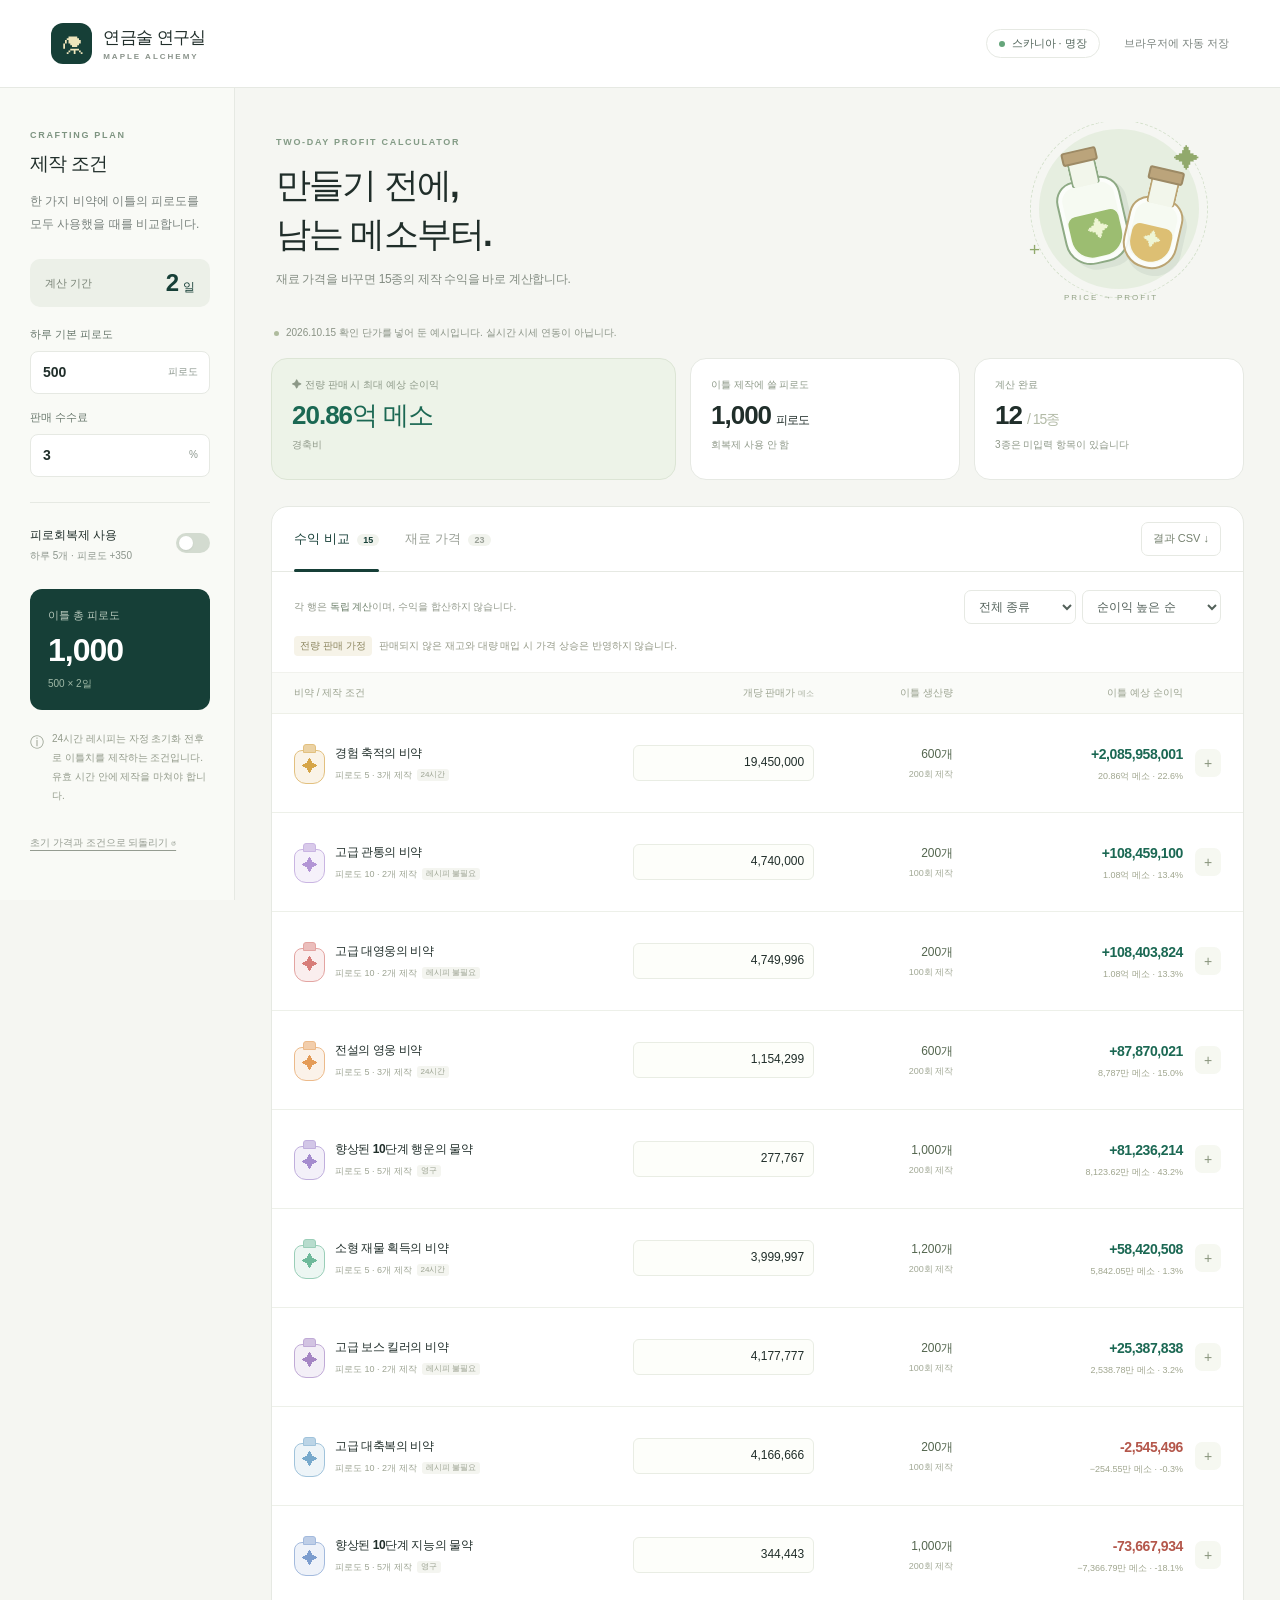
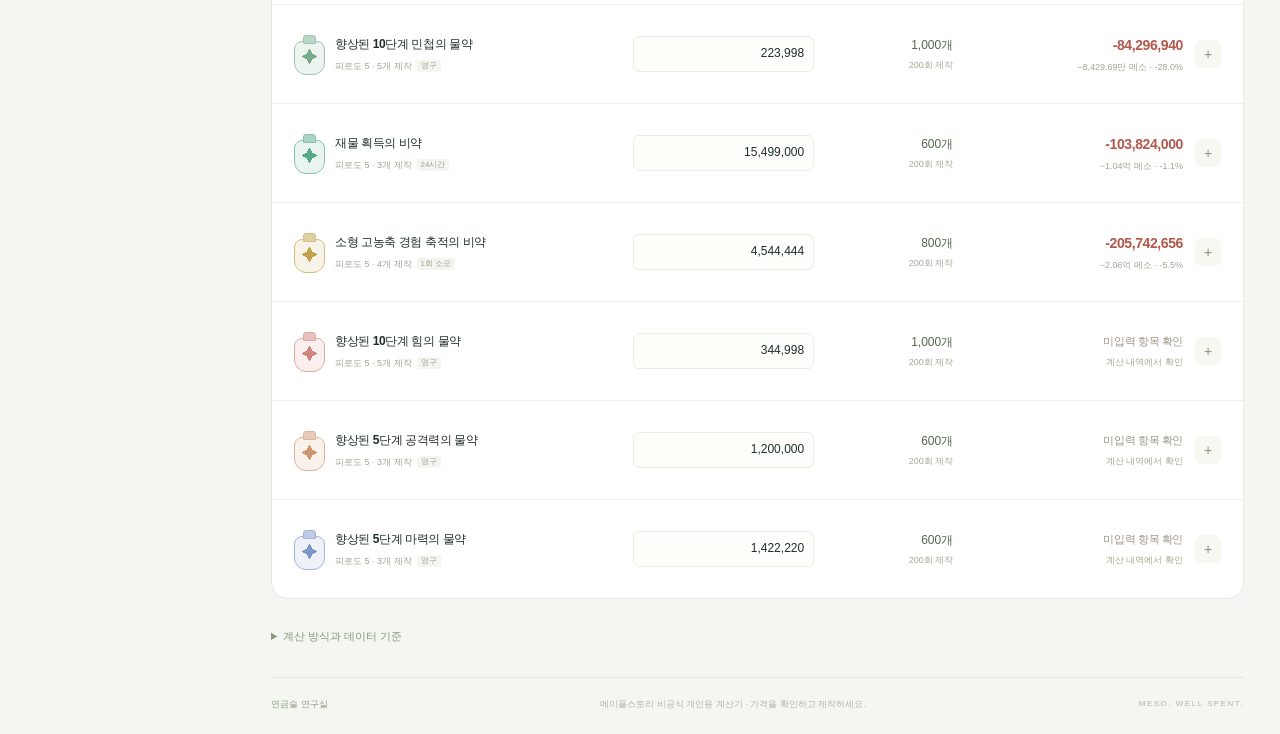
<file: index.html>
<!doctype html>
<html lang="ko">
<head>
  <meta charset="UTF-8">
  <meta name="viewport" content="width=device-width, initial-scale=1.0">
  <meta name="theme-color" content="#163f37">
  <meta name="description" content="재료비, 레시피, 수수료와 피로회복제 비용을 반영하는 메이플스토리 이틀 비약 제작 수익 계산기">
  <title>연금술 수익 계산기 · 메이플</title>
  <link rel="icon" type="image/svg+xml" href="[data-uri]">
  <style>:root{--bg:#f5f6f2;--surface:#fff;--ink:#202e2a;--muted:#7a837e;--border:#e6e9e3;--green:#1b6853;--dark:#163f37;--pale:#edf5ed;--red:#b4574b;--gold:#d3b775;--radius:16px;font-synthesis:none;color-scheme:light}
*{box-sizing:border-box}body{margin:0;background:var(--bg);color:var(--ink);font-family:'Noto Sans KR',-apple-system,BlinkMacSystemFont,'Malgun Gothic',sans-serif;font-size:14px;line-height:1.6}button,input,select{font:inherit}button,a,input,select,summary{-webkit-tap-highlight-color:transparent}button{cursor:pointer}button:disabled{cursor:default}a{color:inherit}button:focus-visible,a:focus-visible,summary:focus-visible{outline:3px solid #78a58c;outline-offset:4px}input:focus,select:focus{outline:2px solid #559e7f;outline-offset:1px}input{min-width:0;border:1px solid var(--border);border-radius:8px;padding:10px 12px;color:var(--ink);background:#fff;font-variant-numeric:tabular-nums}input::placeholder{color:#a2aaa4;font-weight:400}input.invalid{border-color:#d39788;background:#fffaf6}select{border:1px solid var(--border);background:white;border-radius:7px;padding:8px 28px 8px 10px;font-size:12px;color:#53615a}button{border:0}h1,h2,h3,p{margin:0}button,input,select{transition:background .15s,border-color .15s,box-shadow .15s}button:hover{filter:brightness(.97)}[hidden]{display:none!important}.muted{color:var(--muted);font-size:12px;line-height:1.9}.tiny{font-size:11px;color:var(--muted);line-height:1.9}.topbar{height:88px;padding:0 4%;background:#fff;border-bottom:1px solid var(--border);display:flex;align-items:center;justify-content:space-between}.brand{display:flex;align-items:center;gap:11px;text-decoration:none;font-size:17px;font-weight:800;letter-spacing:-.6px}.brand small{display:block;color:#8a938b;font-size:8px;letter-spacing:2px;font-weight:600;margin-top:0}.brand-icon{height:41px;width:41px;border-radius:12px;background:var(--dark);display:grid;place-items:center;color:#eee5bb;font-size:28px;font-weight:400}.header-right{display:flex;align-items:center;gap:24px;font-size:11px;color:var(--muted)}.world{display:inline-flex;align-items:center;gap:7px;border:1px solid var(--border);border-radius:20px;padding:5px 12px;color:#52655b;font-size:11px}.world i{height:6px;width:6px;background:#65a57b;border-radius:50%}.layout{display:grid;grid-template-columns:235px minmax(0,1fr);max-width:1480px;margin:auto}.sidebar{padding:40px 24px 32px 30px;border-right:1px solid var(--border);background:#f9faf6;align-self:start;min-height:calc(100vh - 88px);position:sticky;top:0}.section-kicker{color:#7e9481;font-size:9px;font-weight:800;letter-spacing:1.7px}.sidebar h2{font-size:19px;letter-spacing:-.7px;margin:7px 0 10px}.period{display:flex;justify-content:space-between;align-items:center;background:#ecf0e8;border-radius:10px;padding:12px 15px;margin:24px 0 19px;font-size:11px;color:#778174}.period strong{font-size:24px;line-height:1;color:var(--dark)}.period strong span{font-size:12px;margin-left:4px;font-weight:500}.field{display:block;font-size:11px;font-weight:500;color:#69786d;margin:15px 0}.input-unit{position:relative;display:flex;align-items:center;margin-top:7px}.input-unit input{width:100%;font-size:14px;font-weight:600;padding-right:58px;height:43px}.input-unit>span{position:absolute;right:12px;font-size:10px;color:#8b968d;pointer-events:none}.divider{height:1px;background:var(--border);margin:25px 0 20px}.toggle-row{display:flex;align-items:center;justify-content:space-between;cursor:pointer;position:relative}.toggle-row strong{font-size:12px;font-weight:600}.toggle-row small{display:block;font-size:10px;color:#8b948b;margin-top:3px}.toggle-row input{position:absolute;right:0;width:38px;height:23px;opacity:0;cursor:pointer}.toggle{width:34px;height:20px;background:#d3dbd0;border-radius:20px;position:relative;pointer-events:none}.toggle:after{content:'';position:absolute;top:3px;left:3px;height:14px;width:14px;background:white;border-radius:50%;box-shadow:0 1px 2px #0001;transition:transform .2s}.toggle-row input:checked+.toggle{background:var(--green)}.toggle-row input:checked+.toggle:after{transform:translateX(14px)}.toggle-row input:focus-visible+.toggle{outline:3px solid #a6c3aa;outline-offset:3px}.fatigue-total{display:flex;flex-direction:column;background:var(--dark);color:white;border-radius:12px;padding:18px;margin-top:25px}.fatigue-total>span{color:#b7c8bc;font-size:11px}.fatigue-total strong{font-size:32px;letter-spacing:-1px;font-weight:600;line-height:1.6}.fatigue-total small{font-size:10px;color:#9fb8a6}.sidebar-note{display:flex;gap:8px;margin-top:19px;color:#939b8b;font-size:10px;line-height:1.9}.sidebar-note>span{font-size:14px}.text-button{background:none;padding:0;color:#959c91;text-decoration:underline;text-underline-offset:4px;font-size:10px;margin-top:30px}main{padding:34px 36px 0;min-width:0}.hero{display:flex;align-items:center;justify-content:space-between;min-height:191px;gap:20px;padding:5px 5px 20px}.hero .section-kicker{color:#839b86}.hero h1{font-size:35px;letter-spacing:-1.8px;line-height:1.4;font-weight:800;margin:10px 0 12px}.hero p{font-size:12px;color:#838c82;letter-spacing:-.3px}.hero-art{width:230px;flex-shrink:0;position:relative;height:170px}.orbit{position:absolute;width:160px;height:160px;border-radius:50%;background:#e6eee0;top:2px;left:30px}.orbit:before{content:'';position:absolute;inset:-9px;border:1px dashed #d5e1cd;border-radius:50%;transform:rotate(-15deg)}.bottle{position:absolute;background:#fcfff8bb;border:2px solid #8eaa85;box-shadow:inset 0 0 0 4px #ffffffa1,5px 6px 0 #193c3110;border-radius:20px 20px 26px 26px;width:65px;height:86px;transform:rotate(-13deg);top:51px;left:52px}.bottle:before{content:'';position:absolute;width:25px;height:30px;border:2px solid #8eaa85;border-bottom:0;top:-27px;left:17px;background:#f2f6eb;border-radius:4px}.bottle:after{content:'';position:absolute;width:32px;height:10px;top:-32px;left:13px;background:#bba47b;border:2px solid #9d8a65;border-radius:3px}.bottle div{position:absolute;inset:33px 5px 5px;border-radius:8px 8px 21px 21px;background:#9cbd71}.bottle div:after{content:'✦';position:absolute;left:18px;top:0;color:#eef5d4;font-size:22px}.b2{left:116px;top:70px;transform:rotate(13deg);width:55px;height:72px;border-color:#bba473}.b2:before{left:12px;border-color:#bba473}.b2:after{left:8px}.b2 div{background:#ddbf73;inset:27px 5px 5px}.b2 div:after{left:13px;font-size:18px}.spark{position:absolute;color:#91a96c}.s1{font-size:26px;top:12px;left:165px}.s2{font-size:19px;left:20px;top:108px}.art-label{position:absolute;left:55px;bottom:-8px;color:#92a286;font-size:8px;letter-spacing:2px}.snapshot{display:flex;align-items:center;gap:7px;color:#8a9386;font-size:10px;padding:8px 3px 17px}.snapshot strong{font-weight:500}.snapshot-dot{width:5px;height:5px;background:#afbc9e;border-radius:50%;flex-shrink:0}.summary{display:grid;grid-template-columns:1.5fr 1fr 1fr;gap:14px;margin-bottom:26px}.summary-card{background:white;border:1px solid var(--border);border-radius:var(--radius);padding:18px 20px;min-height:122px;display:flex;flex-direction:column}.summary-card:first-child{background:#edf3e8;border-color:#dce5d5}.summary-label{font-size:10px;color:#8c9887;display:flex;align-items:center;gap:7px}.summary-card strong{font-size:26px;letter-spacing:-1px;font-weight:700;line-height:1.7;white-space:nowrap}.summary-card small{font-size:10px;color:#8e9888;overflow:hidden;text-overflow:ellipsis;white-space:nowrap}.summary-card:first-child strong{color:var(--green)}.workspace{background:#fff;border:1px solid var(--border);border-radius:17px;overflow:hidden}.workspace-top{display:flex;justify-content:space-between;align-items:center;border-bottom:1px solid var(--border);padding:0 22px}.tabs{display:flex;gap:26px}.tabs button{position:relative;background:transparent;color:#9ba198;font-size:13px;font-weight:600;min-height:64px;padding:0}.tabs button.active{color:var(--dark)}.tabs button.active:after{content:'';position:absolute;bottom:-1px;height:3px;background:var(--dark);border-radius:2px;left:0;right:0}.tabs button span{font-size:9px;background:#f1f3ed;border-radius:8px;padding:1px 6px;margin-left:4px}.secondary-button{border:1px solid var(--border);border-radius:7px;font-size:11px;color:#75816f;background:white;padding:7px 11px}.table-toolbar{padding:18px 22px 12px;display:flex;justify-content:space-between;align-items:center;gap:10px}.table-toolbar p{font-size:10px;color:#939a8c}.table-toolbar p strong{font-weight:500;color:#677b65}.table-toolbar>div{display:flex;gap:6px}.sale-assumption{font-size:10px;margin:0 22px 16px;color:#949987}.sale-assumption>span{display:inline-block;color:#8b855e;background:#f6f3e8;padding:2px 6px;border-radius:4px;margin-right:5px;font-weight:500}.results-head,.potion-row{display:grid;grid-template-columns:minmax(170px,1.8fr) minmax(115px,1fr) minmax(74px,.7fr) minmax(145px,1.2fr) 26px;align-items:center;gap:12px;padding:12px 22px}.results-head{background:#fafbf8;font-size:10px;color:#9aa28f;border-top:1px solid #f1f2ed;border-bottom:1px solid #eef0e8;min-height:40px}.results-head span:nth-child(n+2){text-align:right}.results-head small{font-size:8px;opacity:.8}.potion-item{border-bottom:1px solid #edf0e9}.potion-item:last-child{border:0}.potion-row{min-height:98px}.potion-name{display:flex;align-items:center;gap:10px;min-width:0}.mini-bottle{width:31px;height:34px;border:1px solid color-mix(in srgb,var(--potion) 70%,white);border-radius:8px 8px 12px 12px;background:color-mix(in srgb,var(--potion) 13%,white);flex-shrink:0;position:relative;display:grid;place-items:center;margin-top:7px}.mini-bottle:before{content:'';position:absolute;top:-7px;width:11px;height:7px;border-radius:3px 3px 0 0;background:color-mix(in srgb,var(--potion) 50%,white);border:1px solid color-mix(in srgb,var(--potion) 70%,white)}.mini-bottle:after{content:'✦';color:var(--potion);font-size:16px}.potion-name h3{font-size:12px;font-weight:600;line-height:1.65;letter-spacing:-.4px;word-break:keep-all}.potion-meta{display:flex;gap:5px;align-items:center;flex-wrap:wrap;margin-top:4px;font-size:9px;color:#9ca392}.recipe-tag{background:#f4f5f0;border-radius:3px;padding:0 4px;font-size:8px}.price-input{width:100%;text-align:right;font-size:12px;font-weight:500;padding:7px 9px;border-color:#e9ede4;border-radius:6px;background:#fdfefa}.production{text-align:right;font-variant-numeric:tabular-nums;font-size:12px;color:#54664f}.production small{display:block;font-size:9px;color:#a2a996;margin-top:3px}.profit-cell{text-align:right;min-width:0}.profit-cell strong{display:block;font-size:14px;letter-spacing:-.4px;font-variant-numeric:tabular-nums;white-space:nowrap;font-weight:700}.positive{color:var(--green)}.negative{color:var(--red)}.unknown{color:#9c9586;font-size:11px!important}.profit-cell small{font-size:9px;color:#a0a68f;display:block;margin-top:4px}.expand{background:#f6f8f1;border-radius:7px;color:#89957d;font-size:14px;height:28px;width:26px;padding:0}.expand[aria-expanded=true]{background:#e9f0e3;color:var(--dark)}.detail{background:#f9fbf6;padding:22px;border-top:1px solid #edf0e8}.detail-title{display:flex;align-items:center;justify-content:space-between;gap:12px;margin-bottom:15px}.detail-title strong{font-size:12px;color:#527047}.detail-title span{font-size:10px;color:#8e9b85}.detail-controls{display:grid;grid-template-columns:.7fr .7fr 1fr 1.2fr;gap:12px;margin-bottom:17px}.detail-controls label{font-size:10px;color:#88967e}.detail-controls input,.detail-controls select{width:100%;margin-top:5px;font-size:12px;padding:8px 10px;height:37px}.detail-controls .check-owned{display:flex;align-items:center;gap:7px;margin:0;height:24px;grid-column:1/-1;color:#6b7c60}.check-owned input{width:14px;height:14px;padding:0;accent-color:var(--green);margin:0}.detail-note{font-size:10px;background:#f2f2e8;color:#94916d;border-radius:7px;padding:9px 12px;margin-bottom:16px;line-height:1.8}.bom{width:100%;border-collapse:collapse;font-variant-numeric:tabular-nums;font-size:11px}.bom th{font-weight:400;font-size:9px;color:#96a08b;text-align:right;padding:0 0 7px;border-bottom:1px solid #e4e9dc}.bom th:first-child{text-align:left}.bom td{padding:8px 0;border-bottom:1px solid #eaf0e2;text-align:right;color:#62775a}.bom td:first-child{text-align:left}.bom .qty-input{width:60px;padding:3px 6px;font-size:11px;text-align:right;background:white}.bom .bom-price{width:110px;padding:4px 6px;font-size:11px;text-align:right;background:white}.bom small{color:#a1aa97;font-size:9px}.cost-lines{display:grid;grid-template-columns:1fr 1fr;gap:6px 36px;margin-top:18px;font-size:11px;color:#8b9880}.cost-line{display:flex;justify-content:space-between;gap:10px;padding:3px 0;align-items:center}.cost-line strong{font-weight:500;font-variant-numeric:tabular-nums;color:#5d7153}.cost-total{grid-column:1/-1;border-top:1px solid #dfe6d6;margin-top:7px;padding:13px 0 0;display:flex;align-items:center;justify-content:space-between}.cost-total>div>span{display:block;color:#4b6840;font-weight:600;font-size:12px}.cost-total small{font-size:9px;color:#a2ad94}.cost-total strong{font-size:23px;letter-spacing:-.7px}.detail-foot{font-size:10px;color:#a0aa94;line-height:1.8;margin-top:13px}.detail-missing{margin-top:12px;padding:10px 12px;border:1px dashed #cfcab5;border-radius:6px;color:#94865e;font-size:11px}.materials-intro{display:flex;justify-content:space-between;align-items:center;padding:26px 22px 18px;gap:20px}.materials-intro h2{font-size:17px;letter-spacing:-.5px}.materials-intro p{font-size:10px;color:#969f8d;margin-top:6px;max-width:420px;line-height:1.9}.search{display:flex;gap:7px;align-items:center;min-width:160px;border:1px solid var(--border);border-radius:8px;padding:0 10px;color:#93a185}.search input{border:0;padding:9px 0;font-size:11px;width:120px}.search input:focus{outline:0}.search:focus-within{outline:2px solid #559e7f}.price-guidance{margin:0 22px 20px;background:#f7f9f3;border-radius:8px;padding:10px 13px;color:#8a997c;font-size:10px;line-height:1.9}#material-grid{padding:0 22px 24px}.material-heading{display:flex;gap:9px;align-items:center;margin:20px 0 12px;font-size:12px;font-weight:600;color:#596f4c}.material-heading>span{font-size:9px;font-weight:400;color:#a1ae96}.materials-group{display:grid;grid-template-columns:repeat(3,minmax(0,1fr));gap:12px}.material-card{border:1px solid #e8eddf;border-radius:10px;padding:13px;background:#fff}.material-card.missing-card{background:#fffcf6;border-color:#e7dfcc}.material-card label{display:block;font-size:11px;font-weight:500;letter-spacing:-.2px;color:#697d5b;margin-bottom:9px}.material-card input{width:100%;font-size:13px;font-weight:500;padding:9px 11px;text-align:right;border-color:#e9eddf}.material-card small{display:block;color:#a0ad92;font-size:9px;text-align:right;margin-top:5px;min-height:15px}.material-card.missing-card small{color:#b19f76}.method{margin:22px 0;font-size:11px;color:#96a086;line-height:1.9}.method summary{cursor:pointer;color:#899879;font-size:11px;padding:5px 0}.method>div{padding:13px 16px;border:1px solid #e2e9da;border-radius:8px;margin-top:9px;background:#fafbf8}.method p+p{margin-top:10px}.method strong{font-weight:500}.source-links a{text-decoration:underline;text-underline-offset:3px}footer{display:flex;gap:15px;align-items:center;justify-content:space-between;font-size:9px;color:#adb5a1;margin-top:25px;padding:19px 0 23px;border-top:1px solid #e3e8db}footer>span:first-child{font-weight:700;color:#8d9c7e}footer>span:last-child{letter-spacing:1.5px;font-size:8px}.empty{text-align:center;padding:40px;color:#9aaa8e}.sr-only{position:absolute;width:1px;height:1px;padding:0;overflow:hidden;clip:rect(0,0,0,0);white-space:nowrap;border:0}#toast{position:fixed;bottom:25px;left:50%;transform:translateX(-50%);background:var(--dark);color:#eef6e8;font-size:12px;border-radius:10px;padding:12px 20px;box-shadow:0 6px 25px #203b3220;z-index:20}dialog{border:1px solid var(--border);border-radius:18px;padding:28px;max-width:420px;width:90%;color:var(--ink)}dialog::backdrop{background:#13291e55;backdrop-filter:blur(3px)}dialog h2{font-size:20px}dialog p{font-size:12px;color:var(--muted);margin:12px 0 25px}dialog form>div{display:flex;gap:9px;justify-content:flex-end}.primary-button{background:var(--green);color:white;border-radius:7px;padding:8px 18px;font-size:12px}
@media(min-width:1400px){main{padding:42px 45px 0}.layout{grid-template-columns:255px minmax(0,1fr)}.sidebar{padding-left:38px;padding-right:30px}.hero h1{font-size:39px}.potion-name h3{font-size:13px}.potion-row{min-height:99px}.profit-cell strong{font-size:16px}}
@media(max-width:1100px){.layout{grid-template-columns:210px minmax(0,1fr)}.sidebar{padding:30px 18px}.hero-art{width:180px;transform:scale(.9);transform-origin:right center}main{padding:27px 22px 0}.hero h1{font-size:31px}.hero p{font-size:11px}.results-head,.potion-row{grid-template-columns:minmax(135px,1.5fr) minmax(100px,1fr) 65px minmax(120px,1fr) 24px;gap:8px;padding-left:16px;padding-right:16px}.potion-name{gap:8px}.mini-bottle{width:25px;height:29px}.profit-cell strong{font-size:12px}.summary{gap:10px}.summary-card{padding:15px;min-height:116px}.summary-card strong{font-size:22px}.potion-name h3{font-size:11px}.table-toolbar{align-items:flex-start}.table-toolbar p{max-width:180px}.materials-group{grid-template-columns:repeat(2,minmax(0,1fr))}.materials-intro{align-items:flex-start;flex-direction:column}.search{width:100%}.search input{width:100%}}
@media(max-width:850px){.topbar{height:75px;padding:0 22px}.header-right{gap:10px}#save-status{display:none}.layout{display:block}.sidebar{position:static;border-right:0;border-bottom:1px solid var(--border);padding:22px;display:grid;grid-template-columns:1fr 1fr;gap:0 20px;min-height:0}.sidebar>.section-kicker,.sidebar>h2,.sidebar>.muted,.sidebar>.period,.sidebar>.divider,.sidebar>.sidebar-note,.sidebar>.text-button{display:none}.sidebar .field{margin:0 0 12px}.sidebar .toggle-row{grid-column:1;align-self:center}.sidebar #recovery-fields{grid-column:1/-1;grid-row:3;background:#f1f5eb;padding:12px;border-radius:8px;display:flex;align-items:center;gap:15px;margin-top:12px}.sidebar #recovery-fields .field{margin:0;min-width:160px;max-width:230px}.sidebar #recovery-fields .tiny{margin:0}.fatigue-total{grid-column:2;grid-row:2;margin:0;padding:12px 15px;display:grid;grid-template-columns:1fr auto;align-items:center;gap:0 10px}.fatigue-total strong{grid-column:2;grid-row:1/3;font-size:27px}.fatigue-total small{font-size:9px}.fatigue-total>span{font-size:10px}main{padding:24px 22px 0}.hero{min-height:170px}.hero-art{width:220px;transform:scale(.85)}.summary{margin-bottom:22px}.results-head,.potion-row{grid-template-columns:minmax(160px,1.5fr) minmax(120px,1fr) 80px minmax(140px,1.1fr) 26px;padding-left:22px;padding-right:22px}.potion-name h3{font-size:12px}.profit-cell strong{font-size:14px}.table-toolbar p{max-width:none}.materials-group{grid-template-columns:repeat(3,minmax(0,1fr))}.materials-intro{flex-direction:row}.detail-controls{grid-template-columns:1fr 1fr 1fr 1.2fr}}
@media(max-width:650px){.topbar{padding:0 18px}.brand{font-size:15px;gap:8px}.brand-icon{width:36px;height:36px;font-size:25px}.brand small{font-size:7px;letter-spacing:1.4px}.world{font-size:9px;padding:4px 9px}.sidebar{padding:18px;gap:0 14px}.sidebar .input-unit input{font-size:13px}.fatigue-total{padding:10px}.fatigue-total strong{font-size:24px}.fatigue-total small{font-size:8px}.toggle-row small{font-size:9px}.toggle-row strong{font-size:11px}.toggle{width:32px;flex-shrink:0}.toggle-row{gap:8px}main{padding:25px 13px 0}.hero{padding:0 7px 18px;min-height:159px;gap:0}.hero h1{font-size:28px;line-height:1.45;letter-spacing:-1.2px;margin:8px 0 11px}.hero p{max-width:225px;font-size:10px;word-break:keep-all}.hero .section-kicker{font-size:7px;letter-spacing:1.2px}.hero-art{width:110px;transform:scale(.63);transform-origin:right center;height:150px;margin-left:-40px;margin-right:2px}.orbit{left:-25px}.bottle{left:-5px}.b2{left:61px}.s1{left:109px}.s2{left:-34px}.art-label{left:-4px;white-space:nowrap;bottom:-21px}.snapshot{font-size:9px;padding:2px 5px 15px;align-items:flex-start;gap:6px}.snapshot-dot{margin-top:6px}.snapshot p{line-height:1.9}.summary{grid-template-columns:1fr 1fr;gap:9px}.summary-card:first-child{grid-column:1/-1;min-height:105px;padding:14px 17px;position:relative}.summary-card:first-child strong{font-size:28px}.summary-card:first-child small{position:absolute;right:17px;bottom:21px;font-size:10px;max-width:45%}.summary-card{padding:13px 15px;min-height:106px;border-radius:12px}.summary-card strong{font-size:24px}.summary-label{font-size:10px}.summary-card small{font-size:9px}.workspace{border-radius:13px}.workspace-top{padding:0 15px}.tabs{gap:20px}.tabs button{font-size:12px;min-height:57px}.tabs button span{font-size:8px;margin-left:2px}.secondary-button{font-size:10px;padding:6px 8px}.table-toolbar{padding:15px 15px 11px;align-items:center;flex-wrap:wrap;gap:9px}.table-toolbar p{font-size:9px}.table-toolbar select{font-size:10px;padding:6px 22px 6px 7px}.table-toolbar>div{width:100%;justify-content:flex-end}.sale-assumption{margin:0 15px 14px;font-size:9px;line-height:1.9}.results-head{display:none}.potion-row{display:grid;grid-template-columns:minmax(0,1fr) 130px 23px;gap:6px 9px;padding:18px 15px;min-height:126px;position:relative}.potion-name{grid-column:1;grid-row:1/3;align-self:start;margin-top:5px;gap:9px}.potion-name h3{font-size:12px}.mini-bottle{width:25px;height:30px}.potion-meta{font-size:8px;gap:4px;line-height:1.8}.price-input{grid-column:2;grid-row:1;font-size:12px;padding:6px 8px}.production{grid-column:1;grid-row:3;text-align:left;margin-left:34px;font-size:10px;margin-top:2px}.production small{display:inline;font-size:8px;margin-left:7px}.profit-cell{grid-column:2;grid-row:2/4;align-self:end}.profit-cell strong{font-size:13px}.profit-cell small{font-size:8px}.expand{grid-column:3;grid-row:1/4;width:23px}.detail{padding:18px 15px}.detail-title{align-items:flex-start;gap:10px}.detail-title strong{font-size:11px}.detail-title span{font-size:9px;text-align:right}.detail-controls{grid-template-columns:1fr 1fr;gap:10px}.detail-controls input,.detail-controls select{font-size:11px}.detail-note{font-size:9px}.bom{font-size:9px}.bom th{font-size:8px}.bom td:first-child{max-width:100px;word-break:keep-all;padding-right:8px}.bom .qty-input{width:40px;font-size:10px}.bom .bom-price{width:85px;font-size:10px}.bom small{font-size:8px;display:block}.cost-lines{grid-template-columns:1fr;gap:3px}.cost-line{font-size:10px}.cost-total strong{font-size:21px}.detail-foot{font-size:9px}.materials-intro{padding:21px 15px 16px;flex-direction:column;gap:14px}.materials-intro h2{font-size:16px}.materials-intro p{font-size:10px}.price-guidance{margin:0 15px 16px;font-size:9px}#material-grid{padding:0 15px 18px}.materials-group{grid-template-columns:repeat(2,minmax(0,1fr));gap:9px}.material-card{padding:11px}.material-card label{font-size:10px;min-height:32px;line-height:1.7}.material-card input{font-size:12px;padding:8px}.material-card small{font-size:8px}.method{font-size:10px;margin:18px 6px}.method summary{font-size:10px}footer{margin:19px 6px 0;flex-wrap:wrap;gap:3px;font-size:8px;justify-content:flex-start}footer>span:last-child{display:none}footer p{flex-basis:100%;margin-top:4px}#toast{width:90%;text-align:center;font-size:11px}.unknown{font-size:10px!important}}
@media(prefers-reduced-motion:reduce){*{transition:none!important}}

#results-list{display:flex;flex-direction:column}.hero{overflow:hidden}#reset-mobile{display:none}@media(max-width:850px){#reset-mobile{display:inline-block;margin:4px 6px 0}}


.bom small{display:block;margin-top:2px}


@media(min-width:851px){.sidebar{max-height:100vh;overflow-y:auto}}.sidebar::-webkit-scrollbar{width:4px}.sidebar::-webkit-scrollbar-thumb{background:#dce3d4;border-radius:4px}

</style>

</head>
<body id="top">
  <header class="topbar"><a href="#top" class="brand"><span class="brand-icon" aria-hidden="true">⚗</span><span>연금술 연구실<small>MAPLE ALCHEMY</small></span></a><div class="header-right"><span class="world"><i></i> 스카니아 · 명장</span><span id="save-status" role="status">브라우저에 자동 저장</span></div></header>
  <div class="layout">
    <aside class="sidebar" aria-label="계산 조건">
      <div class="section-kicker">CRAFTING PLAN</div>
      <h2>제작 조건</h2><p class="muted">한 가지 비약에 이틀의 피로도를<br>모두 사용했을 때를 비교합니다.</p>
      <div class="period"><span>계산 기간</span><strong>2<span>일</span></strong></div>
      <label class="field">하루 기본 피로도<div class="input-unit"><input id="daily-fatigue" data-setting="dailyFatigue" type="text" inputmode="numeric" aria-label="하루 기본 피로도"><span>피로도</span></div></label>
      <label class="field">판매 수수료<div class="input-unit"><input id="fee" data-setting="fee" type="text" inputmode="decimal" aria-label="판매 수수료"><span>%</span></div></label>
      <div class="divider"></div>
      <label class="toggle-row"><span><strong>피로회복제 사용</strong><small>하루 5개 · 피로도 +350</small></span><input type="checkbox" id="recovery" role="switch" aria-label="피로회복제 사용"><span class="toggle" aria-hidden="true"></span></label>
      <div id="recovery-fields" hidden><label class="field">회복제 1개 매입가<div class="input-unit"><input id="recovery-price" data-setting="recoveryPrice" type="text" inputmode="numeric" placeholder="가격 입력" aria-label="피로회복제 한 개 가격"><span>메소</span></div></label><p class="tiny">이틀간 10개 비용을 차감합니다.<br>보유·무료 사용이라면 0을 입력하세요.</p></div>
      <div class="fatigue-total"><span>이틀 총 피로도</span><strong id="total-fatigue">1,000</strong><small id="fatigue-equation">500 × 2일</small></div>
      <div class="sidebar-note"><span aria-hidden="true">ⓘ</span><p>24시간 레시피는 자정 초기화 전후로 이틀치를 제작하는 조건입니다. 유효 시간 안에 제작을 마쳐야 합니다.</p></div>
      <button id="reset" class="text-button">초기 가격과 조건으로 되돌리기 ↺</button>
    </aside>
    <main>
      <section class="hero"><div><div class="section-kicker">TWO-DAY PROFIT CALCULATOR</div><h1>만들기 전에,<br>남는 메소부터.</h1><p>재료 가격을 바꾸면 15종의 제작 수익을 바로 계산합니다.</p></div><div class="hero-art" aria-hidden="true"><div class="orbit"></div><div class="bottle b1"><div></div></div><div class="bottle b2"><div></div></div><span class="spark s1">✦</span><span class="spark s2">+</span><span class="art-label">PRICE → PROFIT</span></div></section>
      <div class="snapshot"><span class="snapshot-dot"></span><p>2026.10.15 확인 단가를 넣어 둔 예시입니다. <strong>실시간 시세 연동이 아닙니다.</strong></p></div>
      <section id="summary" class="summary" aria-label="계산 요약"></section>
      <section class="workspace">
        <div class="workspace-top"><nav class="tabs" role="tablist" aria-label="계산기 메뉴"><button id="tab-results" class="active" role="tab" aria-selected="true" aria-controls="results-panel">수익 비교 <span>15</span></button><button id="tab-materials" role="tab" aria-selected="false" aria-controls="materials-panel">재료 가격 <span>23</span></button></nav><button id="download" class="secondary-button">결과 CSV ↓</button></div>
        <div id="results-panel" role="tabpanel" aria-labelledby="tab-results">
          <div class="table-toolbar"><p>각 행은 <strong>독립 계산</strong>이며, 수익을 합산하지 않습니다.</p><div><label class="sr-only" for="group-filter">비약 종류</label><select id="group-filter"><option value="all">전체 종류</option><option>사냥</option><option>보스</option><option>능력치</option></select><label class="sr-only" for="sort">정렬</label><select id="sort"><option value="profit">순이익 높은 순</option><option value="roi">수익률 높은 순</option><option value="default">기본 순서</option></select></div></div>
          <div class="sale-assumption"><span>전량 판매 가정</span> 판매되지 않은 재고와 대량 매입 시 가격 상승은 반영하지 않습니다.</div>
          <div class="results-head"><span>비약 / 제작 조건</span><span>개당 판매가 <small>메소</small></span><span>이틀 생산량</span><span>이틀 예상 순이익</span><span></span></div>
          <div id="results-list"></div>
        </div>
        <div id="materials-panel" role="tabpanel" aria-labelledby="tab-materials" hidden>
          <div class="materials-intro"><div><h2>매입할 가격을 입력하세요</h2><p>이전 단계 물약도 경매장에서 사는 조건입니다. 같은 재료는 모든 비약에 함께 반영됩니다.</p></div><label class="search"><span aria-hidden="true">⌕</span><input id="material-search" type="search" placeholder="재료 이름 검색" aria-label="재료 이름 검색"></label></div>
          <div class="price-guidance">단위는 모두 <strong>1개당 메소</strong>입니다. 대량 구매라면 예상 평균 매입가를 입력하세요. 빈칸은 미확인, 0은 무료로 계산합니다.</div>
          <div id="material-grid"></div>
          <p id="material-empty" class="empty" hidden>검색한 재료가 없습니다.</p>
        </div>
      </section>
      <details class="method"><summary>계산 방식과 데이터 기준</summary><div><p><strong>제작 횟수</strong> = ⌊(하루 기본 피로도 + 회복제 추가 피로도) ÷ 1회 제작 피로도⌋ × 2일</p><p><strong>이틀 순이익</strong> = 판매가 × 생산량 × (1 − 수수료율) − 전체 재료비 − 레시피 비용 − 회복제 비용</p><p>24시간·영구 레시피는 신규 구입 시 1장 값을 반영합니다. 보유 체크 시 해당 비용은 0입니다. 1회 소모 레시피는 제작 횟수만큼 계산합니다. 각 행은 해당 비약만 제작하는 대안이며, 공통 레시피를 쓰는 비약끼리도 별도 비교합니다.</p><p>재료와 판매가는 대화 중 확인한 단가 예시로, 매물 수량과 거래 성사 여부를 보장하지 않습니다. 피로도는 일반 물약 5, 고급 비약 10을 적용했습니다. 소형 고농축 경축비의 피로도 5는 추정값이며 펼친 계산에서 수정할 수 있습니다. 모든 제작 수량·재료 수량도 수정할 수 있습니다.</p><p>수수료의 메소 단위 반올림 차이로 실제 정산액과 소액 차이가 날 수 있습니다. 시간당 자연 회복과 부가 제작 보너스는 반영하지 않습니다. 입력값은 현재 브라우저에만 저장됩니다.</p><p class="source-links">제작 정보 참고: <a href="https://maple.inven.co.kr/dataninfo/item/detail.php?code=2003526" target="_blank" rel="noopener">전설의 영웅 비약</a> · <a href="https://1-start.tistory.com/221" target="_blank" rel="noopener">경험 축적의 비약</a> · <a href="https://maple.inven.co.kr/dataninfo/item/detail.php?code=2004119&retype=5" target="_blank" rel="noopener">향상된 마력의 물약</a> · <a href="https://maplestory.nexon.com/news/update/722" target="_blank" rel="noopener">제작 대기시간 변경</a></p></div></details>
      <button id="reset-mobile" class="text-button">초기 가격과 조건으로 되돌리기 ↺</button>
      <footer><span>연금술 연구실</span><p>메이플스토리 비공식 개인용 계산기 · 가격을 확인하고 제작하세요.</p><span>MESO, WELL SPENT.</span></footer>
    </main>
  </div>
  <div id="toast" role="status" hidden></div>
  <dialog id="reset-dialog"><form method="dialog"><h2>입력값을 초기화할까요?</h2><p>직접 입력한 가격과 제작 조건을 초기 예시로 되돌립니다.</p><div><button class="secondary-button" value="cancel">취소</button><button class="primary-button" value="reset">초기화</button></div></form></dialog>
<script>(()=>{
'use strict';
const VERSION = 1;
const PRICE_DATE = '2026-10-15';
const MATERIALS = [
  ['seed', '쥬니퍼베리 씨앗 오일', 4466666, '원재료'],
  ['flower', '쥬니퍼베리 꽃 오일', 16666, '원재료'],
  ['hys', '히솝 꽃 오일', 9111, '원재료'],
  ['bright', '영롱한 황혼의 정수', 7660000, '원재료'],
  ['upper', '상급 주문의 정수', 79900, '원재료'],
  ['magic', '마력 결정', 50, '원재료'],
  ['top', '최상급 아이템 결정', 300000, '원재료'],
  ['stone', '현자의 돌', 1100, '원재료'],
  ['bottle', '최고급 포션 빈 병', 800, '원재료'],
  ['lithium', '리튬', 69000, '원재료'],
  ['wisdom', '지혜의 크리스탈', 666666, '원재료'],
  ['luck', '행운의 크리스탈', 30000, '원재료'],
  ['baseHero', '대영웅의 비약', 299944, '이전 단계 물약'],
  ['baseBoss', '보스 킬러의 비약', 19999, '이전 단계 물약'],
  ['basePenetration', '관통의 비약', 279999, '이전 단계 물약'],
  ['baseBless', '대축복의 비약', 277777, '이전 단계 물약'],
  ['baseSTR', '10단계 힘의 물약', null, '이전 단계 물약'],
  ['baseINT', '10단계 지능의 물약', 250000, '이전 단계 물약'],
  ['baseDEX', '10단계 민첩의 물약', 197775, '이전 단계 물약'],
  ['baseLUK', '10단계 행운의 물약', 168000, '이전 단계 물약'],
  ['baseATT', '5단계 공격력의 물약', null, '이전 단계 물약'],
  ['baseMAGIC', '5단계 마력의 물약', null, '이전 단계 물약'],
  ['smallEXP', '소형 경험 축적의 비약', 799999, '이전 단계 물약'],
].map(([id, name, price, group]) => ({id, name, price, group}));

const potion = (id, name, short, group, color, fatigue, output, sale, recipeType, recipePrice, ingredients, note = '') =>
  ({id, name, short, group, color, fatigue, output, sale, recipeType, recipePrice, ingredients, note});
const high = base => ({[base]: 1, hys: 10, upper: 1, bright: 1});
const POTIONS = [
  potion('exp', '경험 축적의 비약', '경축비', '사냥', '#d6a548', 5, 3, 19450000, '24h', 9999, {seed: 10, top: 5, stone: 2, bottle: 1}, '거래량을 고려해 판매 가능한 수량부터 제작하세요.'),
  potion('wealth', '재물 획득의 비약', '재획비', '사냥', '#56a889', 5, 3, 15499000, '24h', 10530000, {seed: 10, top: 3, stone: 1, bottle: 1}),
  potion('smallWealth', '소형 재물 획득의 비약', '소재비', '사냥', '#6eb99a', 5, 6, 3999997, '24h', 10530000, {seed: 5, top: 2, stone: 1, bottle: 1}, '재물 획득의 비약과 같은 레시피를 사용합니다. 각 행은 한 종류만 제작하는 독립 비교입니다.'),
  potion('legend', '전설의 영웅 비약', '전영비', '보스', '#e49c58', 5, 3, 1154299, '24h', 249999997, {flower: 10, top: 5, stone: 2, bottle: 1}),
  potion('highHero', '고급 대영웅의 비약', '고대영', '보스', '#d77d79', 10, 2, 4749996, 'none', 0, high('baseHero')),
  potion('highPenetration', '고급 관통의 비약', '고관통', '보스', '#b295d5', 10, 2, 4740000, 'none', 0, high('basePenetration')),
  potion('highBoss', '고급 보스 킬러의 비약', '고보킬', '보스', '#a586c4', 10, 2, 4177777, 'none', 0, high('baseBoss')),
  potion('highBless', '고급 대축복의 비약', '고대축', '보스', '#77a9cc', 10, 2, 4166666, 'none', 0, high('baseBless')),
  potion('enhancedLUK', '향상된 10단계 행운의 물약', '향상 행운', '능력치', '#a58cce', 5, 5, 277767, 'permanent', 6397776, {baseLUK: 5, lithium: 1}),
  potion('enhancedDEX', '향상된 10단계 민첩의 물약', '향상 민첩', '능력치', '#76ac8d', 5, 5, 223998, 'permanent', 90000000, {baseDEX: 5, lithium: 1}),
  potion('enhancedINT', '향상된 10단계 지능의 물약', '향상 지능', '능력치', '#7c9dce', 5, 5, 344443, 'permanent', 24444444, {baseINT: 5, wisdom: 1}),
  potion('enhancedSTR', '향상된 10단계 힘의 물약', '향상 힘', '능력치', '#d1847b', 5, 5, 344998, 'permanent', 9770000, {baseSTR: 5, wisdom: 1}),
  potion('enhancedATT', '향상된 5단계 공격력의 물약', '향상 공격력', '능력치', '#cf9470', 5, 3, 1200000, 'permanent', 839999, {baseATT: 3, luck: 2}),
  potion('enhancedMAGIC', '향상된 5단계 마력의 물약', '향상 마력', '능력치', '#7c97c8', 5, 3, 1422220, 'permanent', 980000, {baseMAGIC: 3, luck: 2}),
  potion('concentratedEXP', '소형 고농축 경험 축적의 비약', '소형 고농축 경축비', '사냥', '#c1a14c', 5, 4, 4544444, 'single', 50, {smallEXP: 4, bright: 2, hys: 10, magic: 1000}, '피로도 5는 사용자 추정값입니다. 게임 제작 화면을 확인한 뒤 수정하세요. 레시피는 제작 1회마다 소모합니다.'),
];
const RECIPE_LABELS = {none: '레시피 불필요', '24h': '24시간', permanent: '영구', single: '1회 소모'};
function defaultState() {
  return {
    version: VERSION,
    settings: {dailyFatigue: 500, fee: 3, recovery: false, recoveryPrice: null},
    prices: Object.fromEntries(MATERIALS.map(m => [m.id, m.price])),
    potions: Object.fromEntries(POTIONS.map(p => [p.id, {
      sale: p.sale, fatigue: p.fatigue, output: p.output, recipeType: p.recipeType,
      recipePrice: p.recipePrice, owned: false, ingredients: {...p.ingredients},
    }])),
  };
}

function validPrice(value) {
  return typeof value === 'number' && Number.isFinite(value) && value >= 0 && value <= 1e15;
}
function calculate(potion, state) {
  const p = state.potions[potion.id];
  const s = state.settings;
  const missing = [];
  const dailyFatigue = Number.isFinite(s.dailyFatigue) && s.dailyFatigue >= 0 ? s.dailyFatigue + (s.recovery ? 350 : 0) : null;
  const fatigueValid = Number.isFinite(p.fatigue) && p.fatigue > 0 && Number.isInteger(p.fatigue);
  const outputValid = Number.isInteger(p.output) && p.output > 0;
  const dailyRuns = dailyFatigue === null || !fatigueValid ? 0 : Math.floor(dailyFatigue / p.fatigue);
  const runs = dailyRuns * 2;
  const units = runs * (outputValid ? p.output : 0);
  if (dailyFatigue === null) missing.push('하루 피로도');
  if (!fatigueValid) missing.push('제작 피로도');
  if (!outputValid) missing.push('제작 수량');
  if (!validPrice(p.sale)) missing.push('판매 단가');
  if (typeof s.fee !== 'number' || !Number.isFinite(s.fee) || s.fee < 0 || s.fee >= 100) missing.push('판매 수수료');
  let perCraftCost = 0;
  const materials = Object.entries(p.ingredients).map(([id, quantity]) => {
    const price = state.prices[id];
    const known = validPrice(price) && Number.isInteger(quantity) && quantity > 0;
    if (!known) missing.push(id);
    const cost = known ? price * quantity * runs : null;
    if (known) perCraftCost += price * quantity;
    return {id, quantity, totalQuantity: quantity * runs, price, cost};
  });
  let recipeCount = 0;
  if (runs > 0 && p.recipeType !== 'none') recipeCount = p.recipeType === 'single' ? runs : (p.owned ? 0 : 1);
  if (!['none', '24h', 'permanent', 'single'].includes(p.recipeType)) missing.push('레시피 종류');
  if (recipeCount && !validPrice(p.recipePrice)) missing.push('레시피 가격');
  const recipeCost = recipeCount ? (validPrice(p.recipePrice) ? p.recipePrice * recipeCount : null) : 0;
  const recoveryCount = s.recovery ? 10 : 0;
  if (recoveryCount && !validPrice(s.recoveryPrice)) missing.push('피로회복제 가격');
  const recoveryCost = recoveryCount ? (validPrice(s.recoveryPrice) ? s.recoveryPrice * recoveryCount : null) : 0;
  const gross = validPrice(p.sale) ? units * p.sale : null;
  const fee = gross === null || missing.includes('판매 수수료') ? null : gross * s.fee / 100;
  const materialCost = materials.some(m => m.cost === null) ? null : perCraftCost * runs;
  const cost = materialCost === null || recipeCost === null || recoveryCost === null ? null : materialCost + recipeCost + recoveryCost;
  const net = missing.length ? null : gross - fee - cost;
  const breakEvenSale = cost === null || units === 0 || missing.includes('판매 수수료') ? null : Math.ceil(cost / units / (1 - s.fee / 100));
  return {id: potion.id, dailyFatigue, dailyRuns, runs, units, unusedFatigue: dailyFatigue === null ? 0 : dailyFatigue - dailyRuns * p.fatigue,
    materials, perCraftCost: materialCost === null ? null : perCraftCost, materialCost, recipeCount, recipeCost, recoveryCount,
    recoveryCost, gross, fee, cost, net, breakEvenSale, roi: net === null || !cost ? null : net / cost * 100, missing};
}


const KEY = 'maple-alchemy-calculator-v1';
const $ = s => document.querySelector(s);
const $$ = s => [...document.querySelectorAll(s)];
const fmt = n => n === null || !Number.isFinite(n) ? '—' : Math.round(n).toLocaleString('ko-KR');
const inputValue = n => n === null ? '' : Number(n).toLocaleString('en-US', {maximumFractionDigits: 2});
const esc = v => String(v).replace(/[&<>"']/g, c => ({'&':'&amp;','<':'&lt;','>':'&gt;','"':'&quot;',"'":'&#39;'}[c]));
const compact = n => {
  if (n === null || !Number.isFinite(n)) return '가격 입력 필요';
  const sign = n < 0 ? '−' : '';
  const a = Math.abs(n);
  if (a >= 1e8) return `${sign}${(a / 1e8).toLocaleString('ko-KR', {maximumFractionDigits: 2})}억 메소`;
  if (a >= 1e4) return `${sign}${(a / 1e4).toLocaleString('ko-KR', {maximumFractionDigits: 2})}만 메소`;
  return `${sign}${fmt(a)} 메소`;
};
const materialName = id => MATERIALS.find(m => m.id === id)?.name ?? id;
const money = n => n === null ? '미입력' : `${fmt(n)} 메소`;
let state = defaultState();
let loaded = false;
let storageAvailable = true;
let activeTab = 'results';
let openDetails = new Set();
let toastTimer;
try {
  const saved = JSON.parse(localStorage.getItem(KEY));
  if (saved?.version === VERSION && saved.settings && saved.prices && saved.potions) {
    const numeric = x => x === null || validPrice(x);
    for (const id of Object.keys(state.prices)) if (numeric(saved.prices[id])) state.prices[id] = saved.prices[id];
    for (const k of ['dailyFatigue', 'fee', 'recoveryPrice']) if (numeric(saved.settings[k])) state.settings[k] = saved.settings[k];
    state.settings.recovery = saved.settings.recovery === true;
    for (const p of POTIONS) {
      const v = saved.potions[p.id];
      if (!v) continue;
      for (const k of ['sale', 'fatigue', 'output', 'recipePrice']) if (numeric(v[k])) state.potions[p.id][k] = v[k];
      if (Object.hasOwn(RECIPE_LABELS, v.recipeType)) state.potions[p.id].recipeType = v.recipeType;
      state.potions[p.id].owned = v.owned === true;
      for (const id of Object.keys(p.ingredients)) if (numeric(v.ingredients?.[id])) state.potions[p.id].ingredients[id] = v.ingredients[id];
    }
    loaded = true;
  }
} catch { storageAvailable = false; }

function save() {
  try {
    localStorage.setItem(KEY, JSON.stringify(state));
    storageAvailable = true;
    $('#save-status').textContent = '✓ 이 브라우저에 저장됨';
  } catch {
    storageAvailable = false;
    $('#save-status').textContent = '저장 불가 · 현재 화면에서만 유지';
  }
}
function toast(message) {
  clearTimeout(toastTimer);
  $('#toast').textContent = message;
  $('#toast').hidden = false;
  toastTimer = setTimeout(() => { $('#toast').hidden = true; }, 3000);
}
function allResults() { return POTIONS.map(p => ({p, r: calculate(p, state)})); }
function renderSummary() {
  const rows = allResults();
  const known = rows.filter(({r}) => r.net !== null);
  const best = known.toSorted((a,b) => b.r.net - a.r.net)[0];
  const fatigue = state.settings.dailyFatigue === null ? null : (state.settings.dailyFatigue + (state.settings.recovery ? 350 : 0)) * 2;
  const bestText = best ? compact(best.r.net) : '가격 입력 필요';
  $('#summary').innerHTML = `<article class="summary-card"><span class="summary-label">✦ 전량 판매 시 최대 예상 순이익</span><strong>${bestText}</strong><small>${best ? esc(best.p.short) : '미입력 항목을 채워 주세요'}</small></article>
    <article class="summary-card"><span class="summary-label">이틀 제작에 쓸 피로도</span><strong>${fmt(fatigue)}<span style="font-size:12px;margin-left:5px;font-weight:400">피로도</span></strong><small>${state.settings.recovery ? '회복제 하루 5개 · 총 10개' : '회복제 사용 안 함'}</small></article>
    <article class="summary-card"><span class="summary-label">계산 완료</span><strong>${known.length}<span style="font-size:14px;color:#b2baa6;margin-left:5px;font-weight:400">/ 15종</span></strong><small>${rows.length - known.length ? `${rows.length - known.length}종은 미입력 항목이 있습니다` : '모든 비약의 원가 입력 완료'}</small></article>`;
  $('#total-fatigue').textContent = fmt(fatigue);
  $('#fatigue-equation').textContent = `${state.settings.recovery ? '(' : ''}${fmt(state.settings.dailyFatigue)}${state.settings.recovery ? ' + 350)' : ''} × 2일`;
}
function priceField(attrs, value, label, classes = '') {
  return `<input type="text" inputmode="numeric" ${attrs} value="${inputValue(value)}" placeholder="가격 입력" aria-label="${esc(label)}" class="${classes} ${value === null ? 'invalid' : ''}" autocomplete="off">`;
}
function renderRows() {
  const filter = $('#group-filter').value;
  const sort = $('#sort').value;
  const rows = allResults().filter(({p}) => filter === 'all' || p.group === filter);
  if (sort !== 'default') rows.sort((a,b) => {
    const av = a.r[sort === 'roi' ? 'roi' : 'net'], bv = b.r[sort === 'roi' ? 'roi' : 'net'];
    return av === null ? (bv === null ? 0 : 1) : bv === null ? -1 : bv - av;
  });
  $('#results-list').innerHTML = rows.map(({p, r}) => {
    const v = state.potions[p.id];
    const open = openDetails.has(p.id);
    return `<article class="potion-item" data-item="${p.id}"><div class="potion-row">
      <div class="potion-name"><div class="mini-bottle" style="--potion:${p.color}" aria-hidden="true"></div><div><h3>${p.name}</h3><div class="potion-meta"><span data-meta="${p.id}">피로도 ${v.fatigue ?? '—'} · ${v.output ?? '—'}개 제작</span><span class="recipe-tag" data-tag="${p.id}">${RECIPE_LABELS[v.recipeType]}</span></div></div></div>
      ${priceField(`data-potion="${p.id}" data-prop="sale"`, v.sale, `${p.name} 개당 판매가`, 'price-input')}
      <div class="production" data-production="${p.id}"></div><div class="profit-cell" data-profit="${p.id}"></div>
      <button class="expand" data-expand="${p.id}" aria-label="${p.name} 계산 ${open ? '접기' : '펼치기'}" aria-expanded="${open}" aria-controls="detail-${p.id}">${open ? '−' : '+'}</button></div>
      <div class="detail" id="detail-${p.id}" ${open ? '' : 'hidden'}>${open ? detailHTML(p, r) : ''}</div></article>`;
  }).join('');
  updateNumbers();
}
function detailHTML(p, r) {
  const v = state.potions[p.id];
  const fixed = v.recipeType === '24h' || v.recipeType === 'permanent';
  return `<div class="detail-title"><strong>${p.short} · 계산 내역</strong><span data-daily="${p.id}"></span></div>
    ${p.note ? `<p class="detail-note">${p.note}</p>` : ''}
    <div class="detail-controls"><label>1회 제작 피로도${priceField(`data-potion="${p.id}" data-prop="fatigue"`, v.fatigue, `${p.name} 한 번 제작 피로도`)}</label><label>1회 완성 수량${priceField(`data-potion="${p.id}" data-prop="output"`, v.output, `${p.name} 한 번 완성 수량`)}</label>
    <label>레시피 종류<select data-recipe-type="${p.id}" aria-label="${p.name} 레시피 종류">${Object.entries(RECIPE_LABELS).map(([type,label]) => `<option value="${type}" ${v.recipeType === type ? 'selected' : ''}>${label}</option>`).join('')}</select></label>
    <label>레시피 1장 가격${priceField(`data-potion="${p.id}" data-prop="recipePrice" ${v.recipeType === 'none' || (fixed && v.owned) ? 'disabled' : ''}`, v.recipePrice, `${p.name} 레시피 한 장 가격`)}</label>
    ${fixed ? `<label class="check-owned"><input type="checkbox" data-owned="${p.id}" ${v.owned ? 'checked' : ''}>${v.recipeType === '24h' ? '보유한 유효 레시피 사용' : '이미 배운 영구 레시피'} · 이번 구입비 0메소</label>` : ''}</div>
    <table class="bom"><thead><tr><th>매입 재료</th><th>1회 수량</th><th>개당 가격</th><th>이틀 필요량 / 비용</th></tr></thead><tbody>${r.materials.map(m => `<tr><td>${materialName(m.id)}</td><td>${priceField(`data-quantity="${p.id}" data-material="${m.id}"`, m.quantity, `${p.name} 제작용 ${materialName(m.id)} 한 번 수량`, 'qty-input')}</td><td>${priceField(`data-price="${m.id}"`, m.price, `${p.name} 제작용 ${materialName(m.id)} 개당 가격`, 'bom-price')}</td><td data-bom="${p.id}-${m.id}"></td></tr>`).join('')}</tbody></table>
    <div class="cost-lines"><div class="cost-line"><span>판매 대금</span><strong data-detail="${p.id}-gross"></strong></div><div class="cost-line"><span>판매 수수료 <span data-fee-label></span>%</span><strong data-detail="${p.id}-fee"></strong></div><div class="cost-line"><span>전체 재료 매입비</span><strong data-detail="${p.id}-materialCost"></strong></div><div class="cost-line"><span>레시피 <span data-rec-count="${p.id}"></span>장</span><strong data-detail="${p.id}-recipeCost"></strong></div><div class="cost-line"><span>피로회복제 <span data-recovery-count></span>개</span><strong data-detail="${p.id}-recoveryCost"></strong></div><div class="cost-line"><span>손익분기 판매 단가</span><strong data-detail="${p.id}-breakEvenSale"></strong></div>
    <div class="cost-total"><div><span>이틀 예상 순이익</span><small data-equation="${p.id}"></small></div><strong data-detail-net="${p.id}"></strong></div></div>
    <div class="detail-missing" data-missing="${p.id}" hidden></div><p class="detail-foot" data-detail-foot="${p.id}"></p>`;
}
function renderMaterials() {
  $('#material-grid').innerHTML = ['원재료', '이전 단계 물약'].map(group => `<section data-material-section><h3 class="material-heading">${group}<span>${group === '이전 단계 물약' ? '직접 제작하지 않고 매입' : '평균 매입 단가'}</span></h3><div class="materials-group">${MATERIALS.filter(m => m.group === group).map(m => `<div class="material-card" data-material-card="${m.id}"><label for="material-${m.id}">${m.name}</label>${priceField(`id="material-${m.id}" data-price="${m.id}"`, state.prices[m.id], `${m.name} 개당 매입가`)}<small data-material-hint="${m.id}"></small></div>`).join('')}</div></section>`).join('');
}
function updateNumbers() {
  renderSummary();
  for (const {p, r} of allResults()) {
    const production = $(`[data-production="${p.id}"]`);
    if (production) {
      production.innerHTML = `${fmt(r.units)}개<small>${fmt(r.runs)}회 제작</small>`;
      const cell = $(`[data-profit="${p.id}"]`);
      cell.innerHTML = r.net === null ? `<strong class="unknown">${r.missing.includes('피로회복제 가격') ? '회복제 가격 필요' : '미입력 항목 확인'}</strong><small>계산 내역에서 확인</small>` : `<strong class="${r.net >= 0 ? 'positive' : 'negative'}">${r.net > 0 ? '+' : ''}${fmt(r.net)}</strong><small>${compact(r.net)} · ${r.roi === null ? '수익률 —' : `${r.roi.toFixed(1)}%`}</small>`;
      $(`[data-meta="${p.id}"]`).textContent = `피로도 ${state.potions[p.id].fatigue ?? '—'} · ${state.potions[p.id].output ?? '—'}개 제작`;
      $(`[data-tag="${p.id}"]`).textContent = RECIPE_LABELS[state.potions[p.id].recipeType];
    }
    if (!openDetails.has(p.id) || !$(`[data-daily="${p.id}"]`)) continue;
    $(`[data-daily="${p.id}"]`).textContent = `하루 ${fmt(r.dailyRuns)}회 × 2일 = ${fmt(r.runs)}회`;
    for (const key of ['gross','fee','materialCost','recipeCost','recoveryCost','breakEvenSale']) $(`[data-detail="${p.id}-${key}"]`).textContent = money(r[key]);
    $(`[data-rec-count="${p.id}"]`).textContent = fmt(r.recipeCount);
    const net = $(`[data-detail-net="${p.id}"]`);
    net.textContent = r.net === null ? '미입력 항목 확인' : `${fmt(r.net)} 메소`;
    net.className = r.net === null ? 'unknown' : r.net >= 0 ? 'positive' : 'negative';
    $(`[data-equation="${p.id}"]`).textContent = '판매 대금 − 수수료 − 재료비 − 레시피 − 회복제';
    for (const m of r.materials) $(`[data-bom="${p.id}-${m.id}"]`).innerHTML = `${fmt(m.totalQuantity)}개<small>${money(m.cost)}</small>`;
    const missing = $(`[data-missing="${p.id}"]`);
    missing.hidden = !r.missing.length;
    missing.textContent = `입력 필요: ${r.missing.map(materialName).join(', ')}`;
    $(`[data-detail-foot="${p.id}"]`).textContent = `하루 남는 피로도 ${fmt(r.unusedFatigue)} · 개당 매입가로 전체 수량을 살 수 있고, 생산량 ${fmt(r.units)}개가 모두 입력한 가격에 판매된다고 가정합니다.${state.potions[p.id].recipeType === '24h' ? ' 24시간 유효 시간 안에 자정 전후로 제작하는 조건입니다.' : ''}`;
  }
  $$('[data-fee-label]').forEach(el => el.textContent = state.settings.fee ?? '—');
  $$('[data-recovery-count]').forEach(el => el.textContent = state.settings.recovery ? '10' : '0');
  for (const m of MATERIALS) {
    const card = $(`[data-material-card="${m.id}"]`);
    card?.classList.toggle('missing-card', state.prices[m.id] === null);
    const hint = $(`[data-material-hint="${m.id}"]`);
    if (hint) hint.textContent = compact(state.prices[m.id]);
  }
  const sort = $('#sort').value;
  const sorted = allResults();
  if (sort !== 'default') sorted.sort((a,b) => {
    const key = sort === 'roi' ? 'roi' : 'net';
    const av = a.r[key], bv = b.r[key];
    return av === null ? (bv === null ? 0 : 1) : bv === null ? -1 : bv - av;
  });
  sorted.forEach(({p},index) => { const item = $(`[data-item="${p.id}"]`); if(item) item.style.order = index; });
}
function syncInputs() {
  $$('input[data-price],input[data-potion],input[data-setting],input[data-quantity]').forEach(el => {
    let v;
    if (el.dataset.price) v = state.prices[el.dataset.price];
    else if (el.dataset.potion) v = state.potions[el.dataset.potion][el.dataset.prop];
    else if (el.dataset.setting) v = state.settings[el.dataset.setting];
    else v = state.potions[el.dataset.quantity].ingredients[el.dataset.material];
    if (el !== document.activeElement) el.value = inputValue(v);
    el.classList.toggle('invalid', v === null);
  });
}
function init() {
  $('#recovery').checked = state.settings.recovery;
  $('#recovery-fields').hidden = !state.settings.recovery;
  renderMaterials(); renderRows(); syncInputs();
  $('#save-status').textContent = storageAvailable ? (loaded ? '✓ 저장한 가격 불러옴' : '브라우저에 자동 저장') : '저장 불가 · 현재 화면에서만 유지';
}
document.addEventListener('input', e => {
  const el = e.target;
  if (!el.matches('input[data-price],input[data-potion],input[data-setting],input[data-quantity]')) return;
  const raw = el.value.replaceAll(',', '').trim();
  const n = raw !== '' && /^\d+(\.\d+)?$/.test(raw) ? Number(raw) : null;
  const v = validPrice(n) ? n : null;
  if (el.dataset.price) state.prices[el.dataset.price] = v;
  else if (el.dataset.potion) state.potions[el.dataset.potion][el.dataset.prop] = v;
  else if (el.dataset.setting) state.settings[el.dataset.setting] = v;
  else state.potions[el.dataset.quantity].ingredients[el.dataset.material] = v;
  el.setAttribute('aria-invalid', v === null && raw !== '' ? 'true' : 'false');
  save(); syncInputs(); updateNumbers();
});
document.addEventListener('focusout', e => {
  if (e.target.matches('input[data-price],input[data-potion],input[data-setting],input[data-quantity]')) syncInputs();
});
document.addEventListener('click', e => {
  const button = e.target.closest('[data-expand]');
  if (!button) return;
  const id = button.dataset.expand;
  const p = POTIONS.find(p => p.id === id);
  const detail = $(`#detail-${id}`);
  if (openDetails.has(id)) {
    openDetails.delete(id); detail.hidden = true; button.textContent = '+';
  } else {
    openDetails.add(id); detail.hidden = false; detail.innerHTML = detailHTML(p, calculate(p,state)); button.textContent = '−'; updateNumbers();
  }
  button.setAttribute('aria-expanded', openDetails.has(id));
  button.setAttribute('aria-label', `${p.name} 계산 ${openDetails.has(id) ? '접기' : '펼치기'}`);
});
document.addEventListener('change', e => {
  const el = e.target;
  if (!el.dataset.recipeType && !el.dataset.owned) return;
  const id = el.dataset.recipeType || el.dataset.owned;
  if (el.dataset.recipeType) state.potions[id].recipeType = el.value;
  else state.potions[id].owned = el.checked;
  save();
  const p = POTIONS.find(p => p.id === id);
  $(`#detail-${id}`).innerHTML = detailHTML(p, calculate(p,state)); updateNumbers();
});
$('#recovery').addEventListener('change', e => {
  state.settings.recovery = e.target.checked;
  $('#recovery-fields').hidden = !e.target.checked;
  save(); updateNumbers();
});
function setTab(tab) {
  activeTab = tab;
  for (const key of ['results', 'materials']) {
    $(`#tab-${key}`).classList.toggle('active', key === tab);
    $(`#tab-${key}`).setAttribute('aria-selected', key === tab);
    $(`#${key}-panel`).hidden = key !== tab;
  }
}
$('#tab-results').addEventListener('click', () => setTab('results'));
$('#tab-materials').addEventListener('click', () => setTab('materials'));
$('.tabs').addEventListener('keydown', e => {
  if (!['ArrowLeft','ArrowRight'].includes(e.key)) return;
  e.preventDefault(); setTab(activeTab === 'results' ? 'materials' : 'results'); $(`#tab-${activeTab}`).focus();
});
$('#sort').addEventListener('change', renderRows);
$('#group-filter').addEventListener('change', renderRows);
$('#material-search').addEventListener('input', e => {
  const q = e.target.value.trim().replaceAll(' ','').toLowerCase();
  let count = 0;
  for (const m of MATERIALS) {
    const show = m.name.replaceAll(' ','').toLowerCase().includes(q);
    $(`[data-material-card="${m.id}"]`).hidden = !show;
    if (show) count++;
  }
  $$('[data-material-section]').forEach(section => {section.hidden = ![...section.querySelectorAll('[data-material-card]')].some(el => !el.hidden);});
  $('#material-empty').hidden = count !== 0;
});
$('#reset').addEventListener('click', () => $('#reset-dialog').showModal());
$('#reset-mobile').addEventListener('click', () => $('#reset-dialog').showModal());
$('#reset-dialog').addEventListener('close', e => {
  if (e.target.returnValue !== 'reset') return;
  state = defaultState(); openDetails.clear(); loaded = false; $('#material-search').value = ''; save(); init(); toast('초기 가격과 제작 조건으로 되돌렸습니다.');
});
$('#download').addEventListener('click', () => {
  const rows = [['비약','계산 기간(일)','하루 기본 피로도','회복제 추가 피로도/일','수수료(%)','판매가','제작 횟수','생산 수량','판매 대금','수수료','재료비','레시피비','회복제비','순이익','손익분기 판매가','미입력 항목']];
  for (const {p,r} of allResults()) rows.push([p.name,2,state.settings.dailyFatigue,state.settings.recovery?350:0,state.settings.fee,state.potions[p.id].sale,r.runs,r.units,r.gross,r.fee,r.materialCost,r.recipeCost,r.recoveryCost,r.net,r.breakEvenSale,r.missing.map(materialName).join(' / ')]);
  const csv = '\uFEFF' + rows.map(row => row.map(v => `"${String(v ?? '').replaceAll('"','""')}"`).join(',')).join('\r\n');
  const url = URL.createObjectURL(new Blob([csv], {type:'text/csv;charset=utf-8;'}));
  const a = document.createElement('a'); a.href = url; a.download = `연금술_이틀수익_${new Date().toISOString().slice(0,10)}.csv`; a.click();
  setTimeout(() => URL.revokeObjectURL(url),1000); toast('15종 계산 결과를 CSV로 저장했습니다.');
});
init();

})();</script>
</body>
</html>
</file>
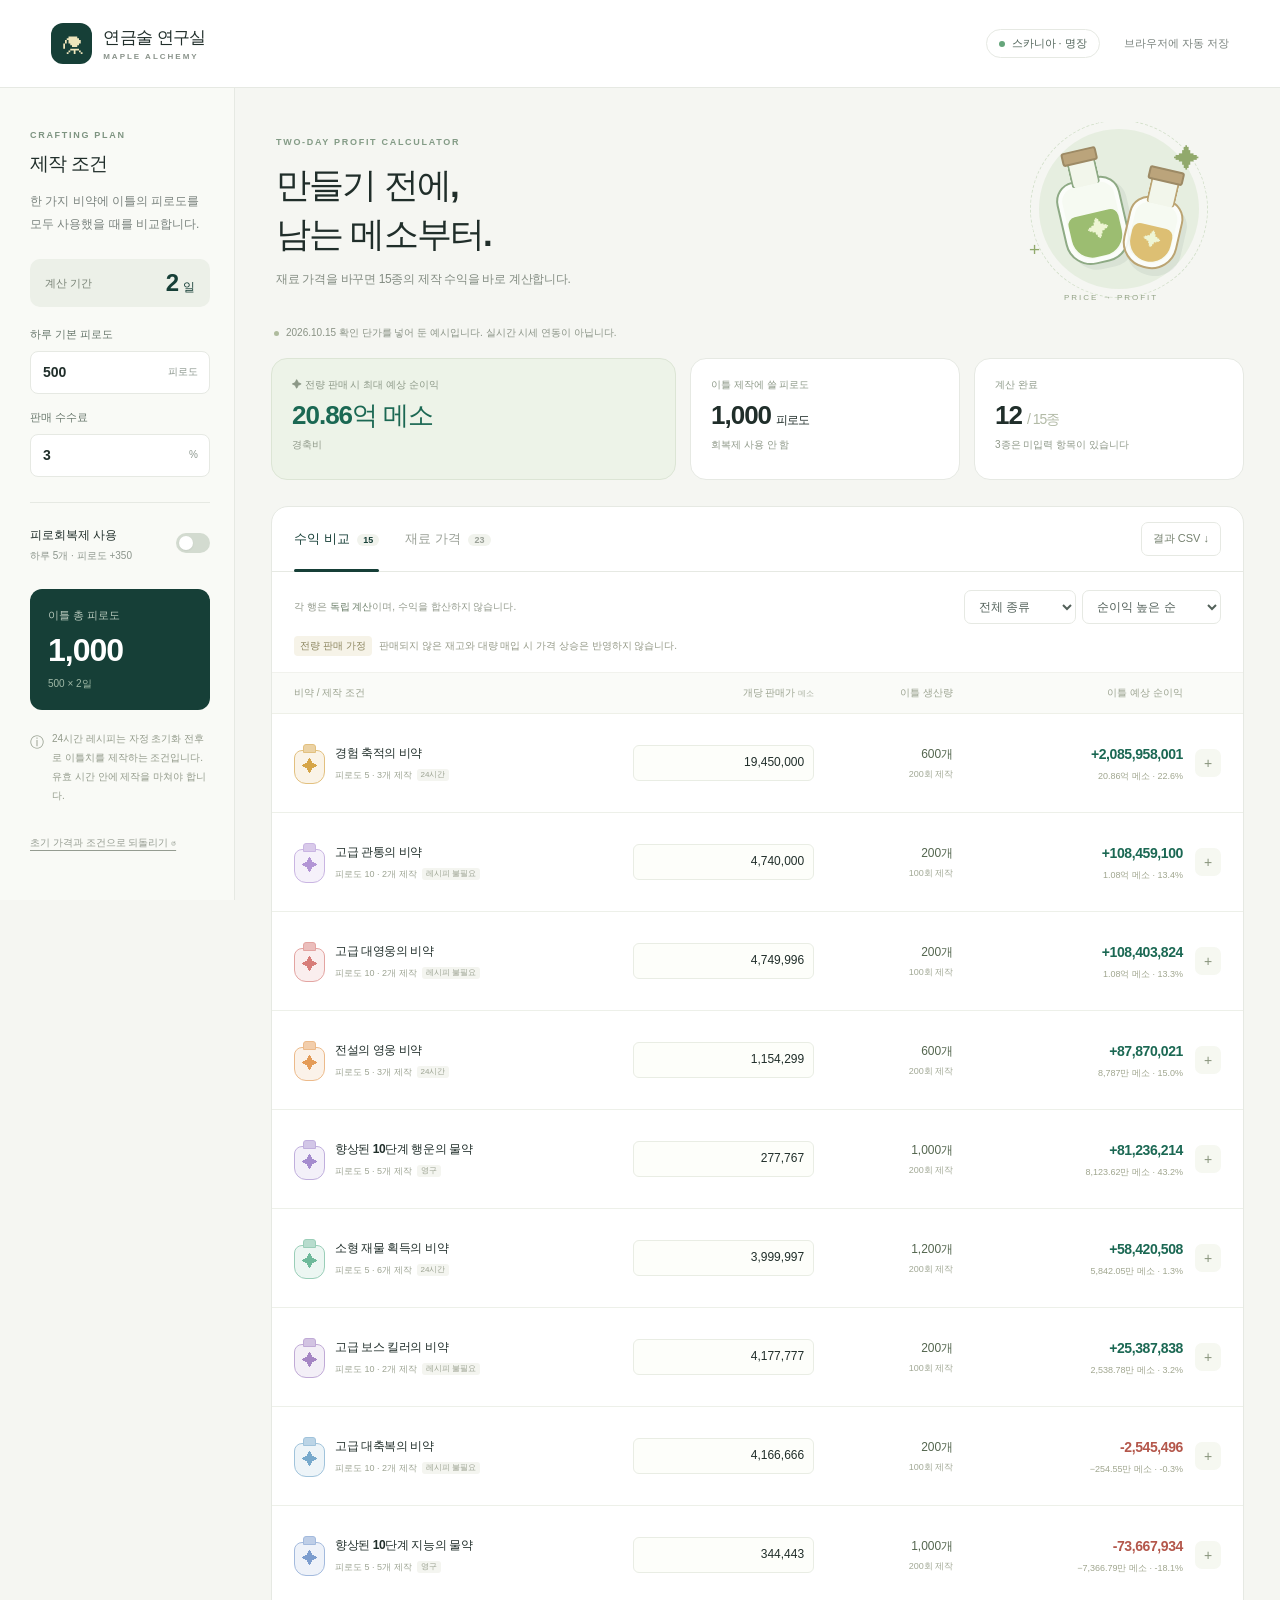
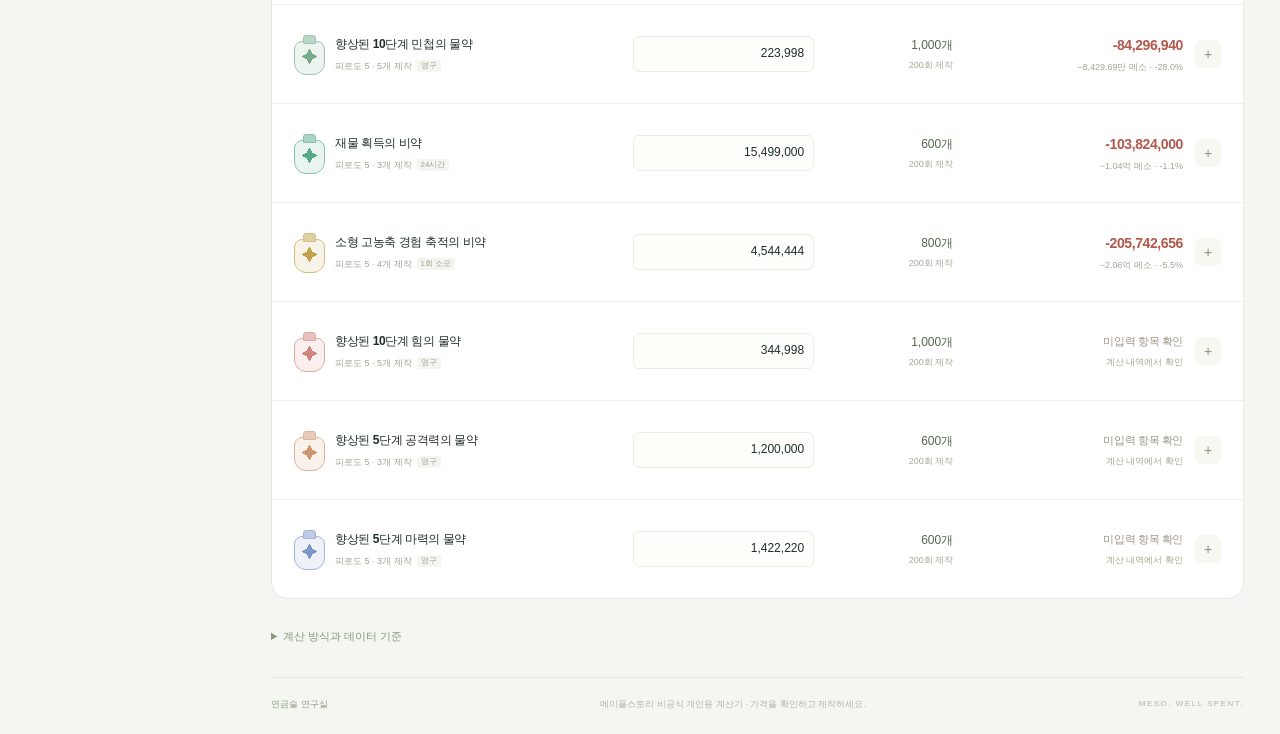
<file: timer.html>
<!doctype html>
<html lang="ko">
<head>
  <meta charset="utf-8">
  <meta name="viewport" content="width=device-width,initial-scale=1">
  <meta http-equiv="refresh" content="0;url=./">
  <meta name="robots" content="noindex">
  <link rel="canonical" href="./">
  <title>비약 수익 계산기로 이동</title>
  <script>window.location.replace(new URL('./', window.location.href).href);</script>
</head>
<body>
  <p>비약 수익 계산기로 이동합니다. <a href="./">계산기 열기</a></p>
</body>
</html>
</file>
